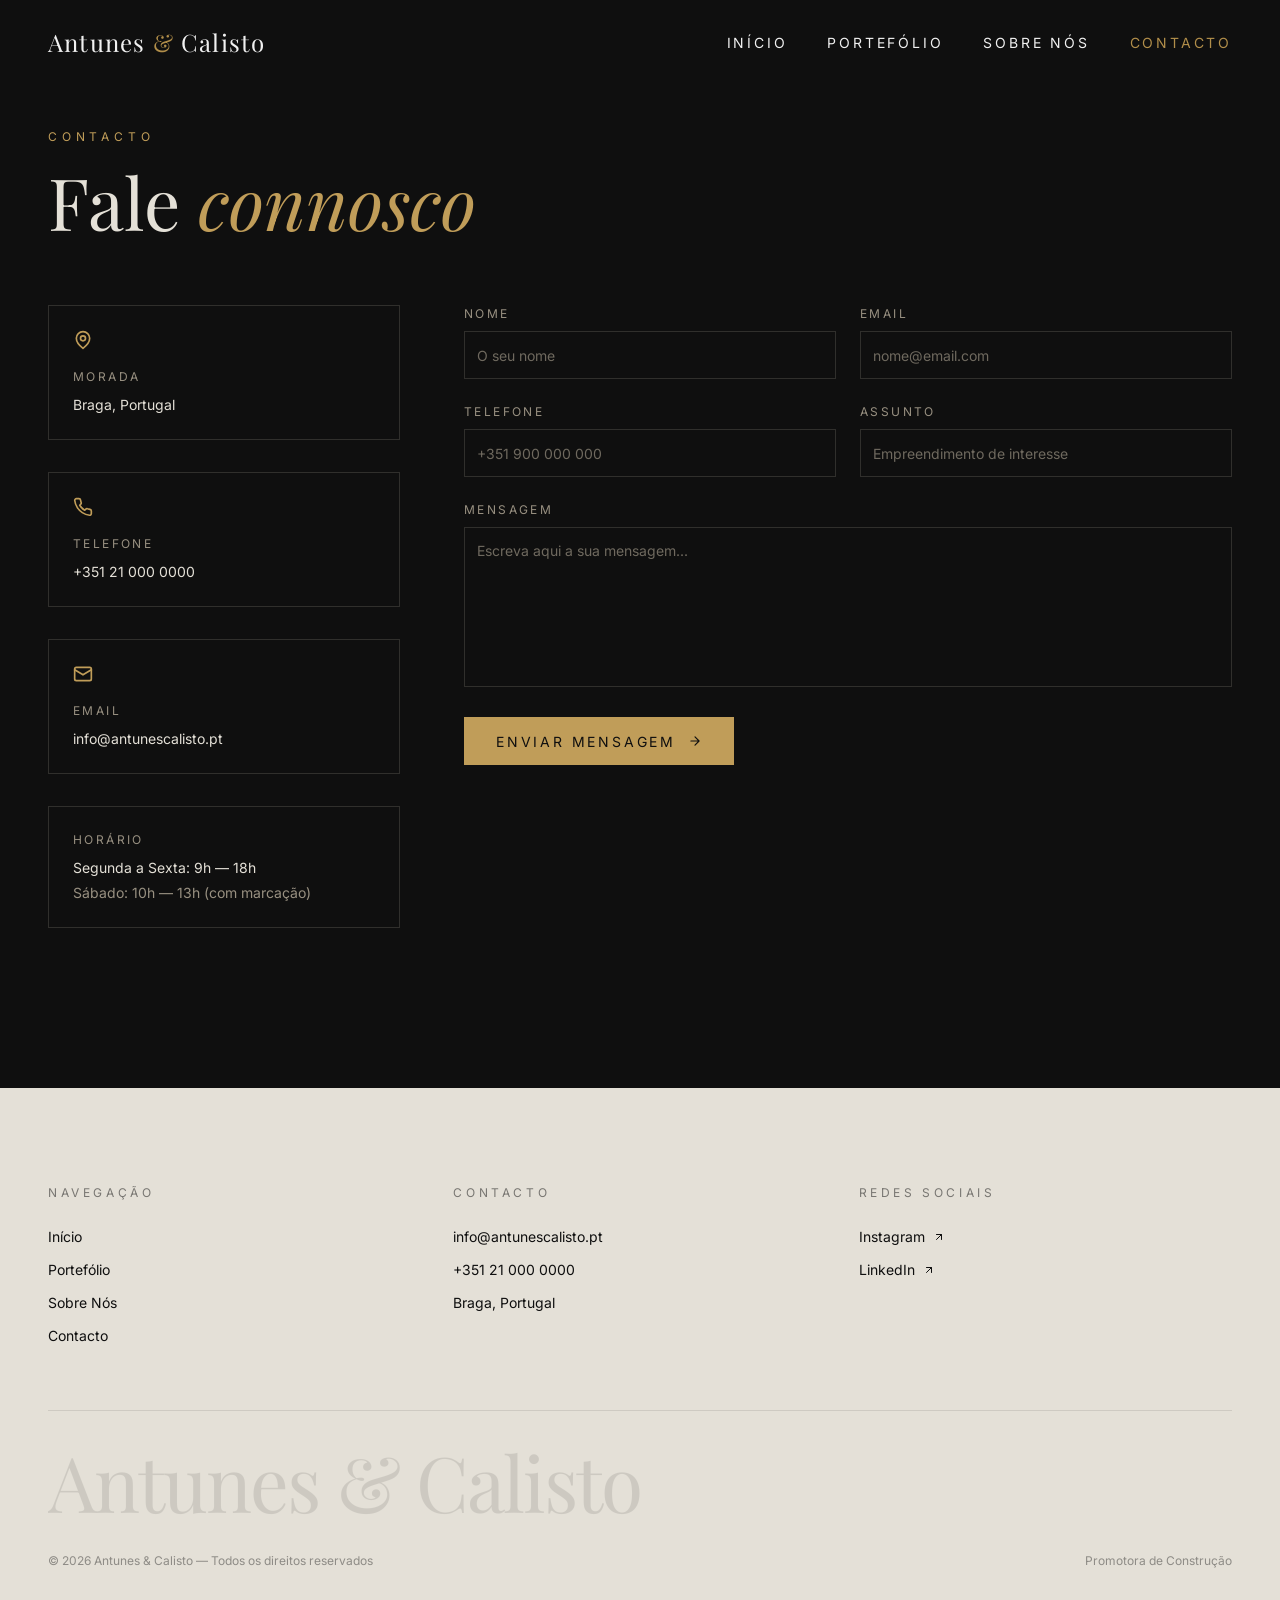
<file: contacto.html>
<!DOCTYPE html>
<html lang="pt-PT">
<head>
<meta charset="UTF-8">
<meta name="viewport" content="width=device-width, initial-scale=1">
<title>Contacto — Antunes & Calisto</title>
<meta name="description" content="Fale connosco e descubra o empreendimento ideal para si.">
<meta name="theme-color" content="#0f0f0f">
<link rel="icon" href="data:image/svg+xml,%3Csvg xmlns='http://www.w3.org/2000/svg' viewBox='0 0 100 100'%3E%3Crect width='100' height='100' fill='%230f0f0f'/%3E%3Ctext x='50' y='68' font-size='56' text-anchor='middle' fill='%23b8975a' font-family='Georgia,serif'%3EA%3C/text%3E%3C/svg%3E">
<link rel="preconnect" href="https://fonts.googleapis.com">
<link rel="preconnect" href="https://fonts.gstatic.com" crossorigin>
<link href="https://fonts.googleapis.com/css2?family=Inter:wght@300;400;500;600&family=Playfair+Display:ital,wght@0,400;0,500;0,600;0,700;1,400;1,500&display=swap" rel="stylesheet">
<link rel="stylesheet" href="style.css">
</head>
<body data-page="contacto">
<nav class="nav"><div class="container nav-inner">
<a class="brand" href="index.html">Antunes <span>&amp;</span> Calisto</a>
<div class="nav-links"><a href="index.html">Início</a><a href="portfolio.html">Portefólio</a><a href="sobre.html">Sobre Nós</a><a href="contacto.html" class="active">Contacto</a></div>
<button class="burger" aria-label="Menu"><span></span><span></span><span></span></button>
</div></nav>
<div class="menu"><a href="index.html">Início</a><a href="portfolio.html">Portefólio</a><a href="sobre.html">Sobre Nós</a><a href="contacto.html">Contacto</a></div>

<main class="page"><div class="container">
  <p class="eyebrow reveal">Contacto</p>
  <h1 class="h1 reveal d1" style="font-weight:400">Fale <span class="accent">connosco</span></h1>
  <div class="contact-grid">
    <div class="c-info">
      <div class="cbox"><svg class="icon" viewBox="0 0 24 24"><path d="M20 10c0 6-8 12-8 12S4 16 4 10a8 8 0 0 1 16 0Z"/><circle cx="12" cy="10" r="3"/></svg><p class="l">Morada</p><p>Braga, Portugal</p></div>
      <div class="cbox"><svg class="icon" viewBox="0 0 24 24"><path d="M22 16.9v3a2 2 0 0 1-2.2 2 19.8 19.8 0 0 1-8.6-3.1 19.5 19.5 0 0 1-6-6A19.8 19.8 0 0 1 2.1 4.2 2 2 0 0 1 4.1 2h3a2 2 0 0 1 2 1.7c.1 1 .4 1.9.7 2.8a2 2 0 0 1-.5 2.1L8.1 9.9a16 16 0 0 0 6 6l1.3-1.3a2 2 0 0 1 2.1-.4c.9.3 1.8.6 2.8.7a2 2 0 0 1 1.7 2Z"/></svg><p class="l">Telefone</p><p>+351 21 000 0000</p></div>
      <div class="cbox"><svg class="icon" viewBox="0 0 24 24"><rect x="2" y="4" width="20" height="16" rx="2"/><path d="m22 7-10 6L2 7"/></svg><p class="l">Email</p><p>info@antunescalisto.pt</p></div>
      <div class="cbox" style="margin-bottom:0"><p class="l">Horário</p><p>Segunda a Sexta: 9h — 18h</p><p class="muted" style="margin-top:.25rem">Sábado: 10h — 13h (com marcação)</p></div>
    </div>
    <div class="c-form">
      <form id="contact-form" class="form">
        <div class="row2">
          <div><label for="name">Nome</label><input id="name" name="name" placeholder="O seu nome" required></div>
          <div><label for="email">Email</label><input id="email" name="email" type="email" placeholder="nome@email.com" required></div>
        </div>
        <div class="row2">
          <div><label for="phone">Telefone</label><input id="phone" name="phone" placeholder="+351 900 000 000"></div>
          <div><label for="subject">Assunto</label><input id="subject" name="subject" placeholder="Empreendimento de interesse" required></div>
        </div>
        <div><label for="message">Mensagem</label><textarea id="message" name="message" placeholder="Escreva aqui a sua mensagem..." required></textarea></div>
        <button class="btn" type="submit">Enviar Mensagem <svg class="icon" viewBox="0 0 24 24"><path d="M5 12h14M12 5l7 7-7 7"/></svg></button>
      </form>
    </div>
  </div>
</div></main>
<div id="toast" class="toast">A abrir o seu cliente de email para enviar a mensagem…</div>
<footer class="footer"><div class="container footer-inner">
<div class="footer-cols">
<div><h4>Navegação</h4><div class="col"><a href="index.html">Início</a><a href="portfolio.html">Portefólio</a><a href="sobre.html">Sobre Nós</a><a href="contacto.html">Contacto</a></div></div>
<div><h4>Contacto</h4><div class="col"><p>info@antunescalisto.pt</p><p>+351 21 000 0000</p><p>Braga, Portugal</p></div></div>
<div><h4>Redes Sociais</h4><div class="col"><a href="#">Instagram <svg class="icon" viewBox="0 0 24 24" style="width:.75rem;height:.75rem"><path d="M7 7h10v10M7 17 17 7"/></svg></a><a href="#">LinkedIn <svg class="icon" viewBox="0 0 24 24" style="width:.75rem;height:.75rem"><path d="M7 7h10v10M7 17 17 7"/></svg></a></div></div>
</div>
<div class="footer-bottom"><p class="footer-big">Antunes &amp; Calisto</p>
<div class="footer-legal"><span class="c">© <span class="year">2026</span> Antunes &amp; Calisto — Todos os direitos reservados</span><span class="t">Promotora de Construção</span></div></div>
</div></footer>
<script src="data.js"></script>
<script src="script.js"></script>
</body>
</html>
</file>
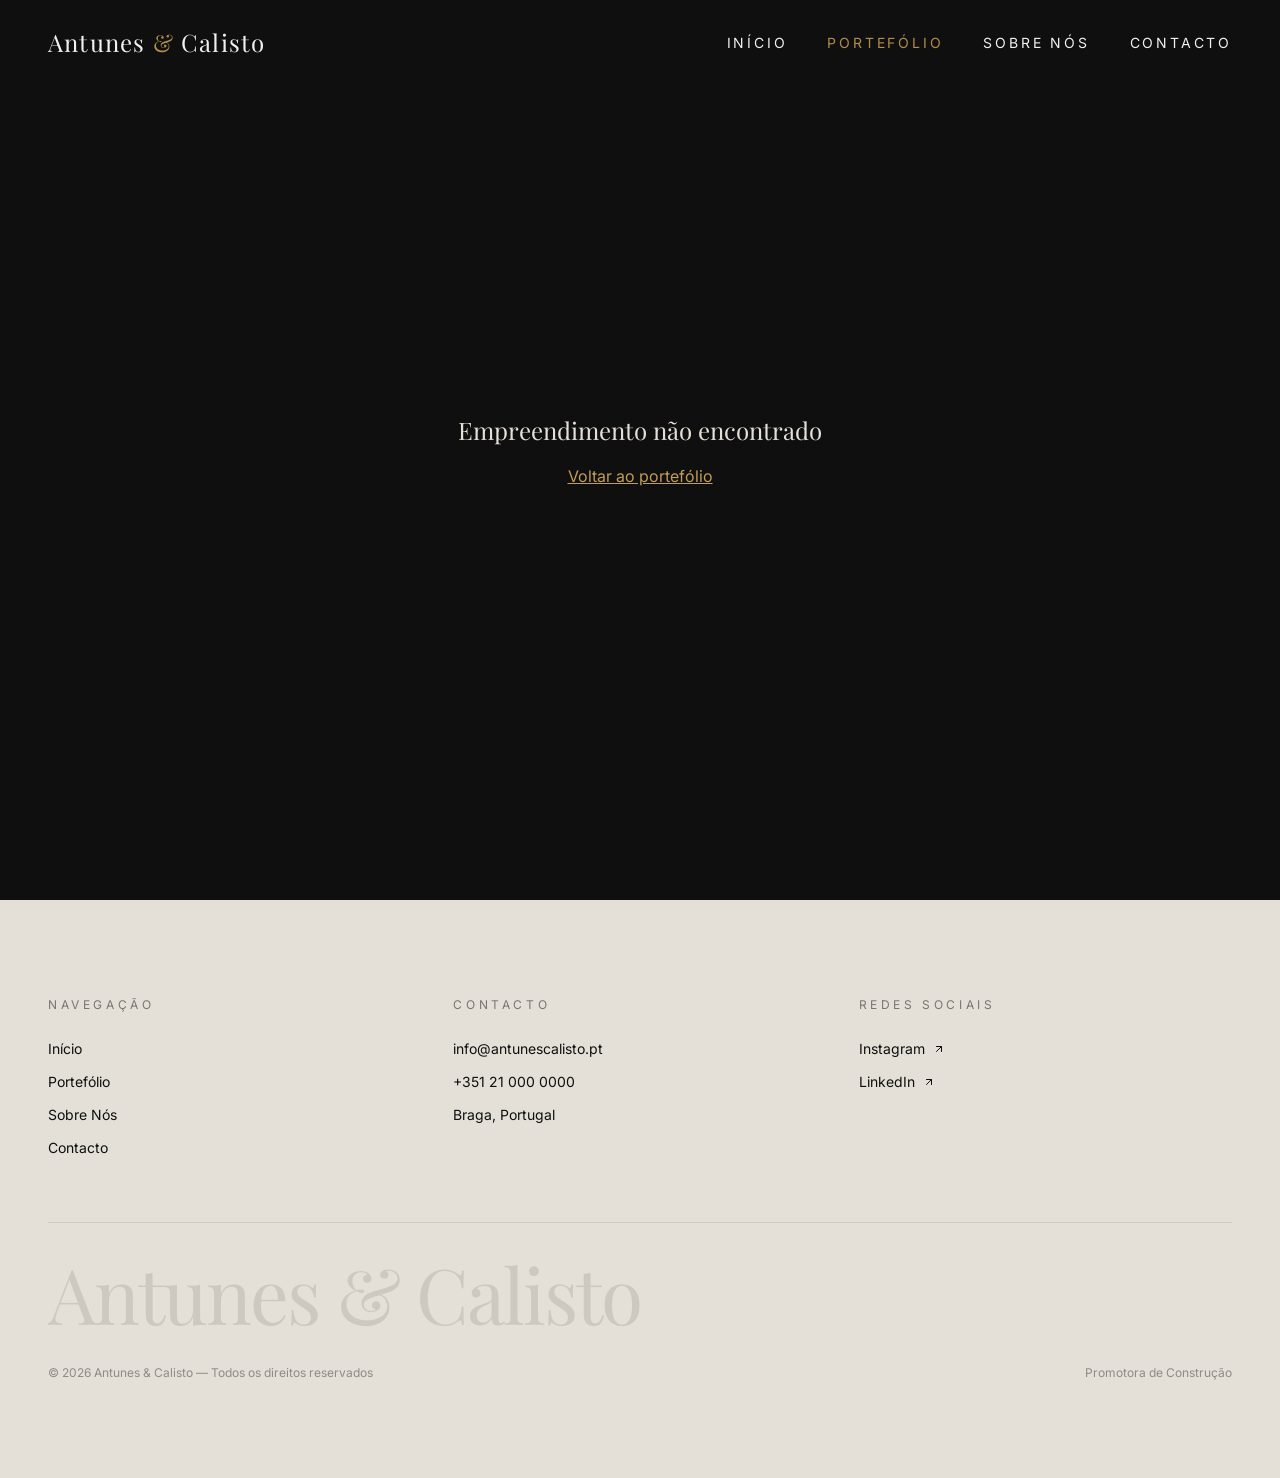
<file: projeto.html>
<!DOCTYPE html>
<html lang="pt-PT">
<head>
<meta charset="UTF-8">
<meta name="viewport" content="width=device-width, initial-scale=1">
<title>Empreendimento — Antunes & Calisto</title>
<meta name="description" content="Detalhes do empreendimento.">
<meta name="theme-color" content="#0f0f0f">
<link rel="icon" href="data:image/svg+xml,%3Csvg xmlns='http://www.w3.org/2000/svg' viewBox='0 0 100 100'%3E%3Crect width='100' height='100' fill='%230f0f0f'/%3E%3Ctext x='50' y='68' font-size='56' text-anchor='middle' fill='%23b8975a' font-family='Georgia,serif'%3EA%3C/text%3E%3C/svg%3E">
<link rel="preconnect" href="https://fonts.googleapis.com">
<link rel="preconnect" href="https://fonts.gstatic.com" crossorigin>
<link href="https://fonts.googleapis.com/css2?family=Inter:wght@300;400;500;600&family=Playfair+Display:ital,wght@0,400;0,500;0,600;0,700;1,400;1,500&display=swap" rel="stylesheet">
<link rel="stylesheet" href="style.css">
</head>
<body data-page="portfolio">
<nav class="nav"><div class="container nav-inner">
<a class="brand" href="index.html">Antunes <span>&amp;</span> Calisto</a>
<div class="nav-links"><a href="index.html">Início</a><a href="portfolio.html" class="active">Portefólio</a><a href="sobre.html">Sobre Nós</a><a href="contacto.html">Contacto</a></div>
<button class="burger" aria-label="Menu"><span></span><span></span><span></span></button>
</div></nav>
<div class="menu"><a href="index.html">Início</a><a href="portfolio.html">Portefólio</a><a href="sobre.html">Sobre Nós</a><a href="contacto.html">Contacto</a></div>

<main id="project" style="min-height:100vh"></main>
<footer class="footer"><div class="container footer-inner">
<div class="footer-cols">
<div><h4>Navegação</h4><div class="col"><a href="index.html">Início</a><a href="portfolio.html">Portefólio</a><a href="sobre.html">Sobre Nós</a><a href="contacto.html">Contacto</a></div></div>
<div><h4>Contacto</h4><div class="col"><p>info@antunescalisto.pt</p><p>+351 21 000 0000</p><p>Braga, Portugal</p></div></div>
<div><h4>Redes Sociais</h4><div class="col"><a href="#">Instagram <svg class="icon" viewBox="0 0 24 24" style="width:.75rem;height:.75rem"><path d="M7 7h10v10M7 17 17 7"/></svg></a><a href="#">LinkedIn <svg class="icon" viewBox="0 0 24 24" style="width:.75rem;height:.75rem"><path d="M7 7h10v10M7 17 17 7"/></svg></a></div></div>
</div>
<div class="footer-bottom"><p class="footer-big">Antunes &amp; Calisto</p>
<div class="footer-legal"><span class="c">© <span class="year">2026</span> Antunes &amp; Calisto — Todos os direitos reservados</span><span class="t">Promotora de Construção</span></div></div>
</div></footer>
<script src="data.js"></script>
<script src="script.js"></script>
</body>
</html>
</file>
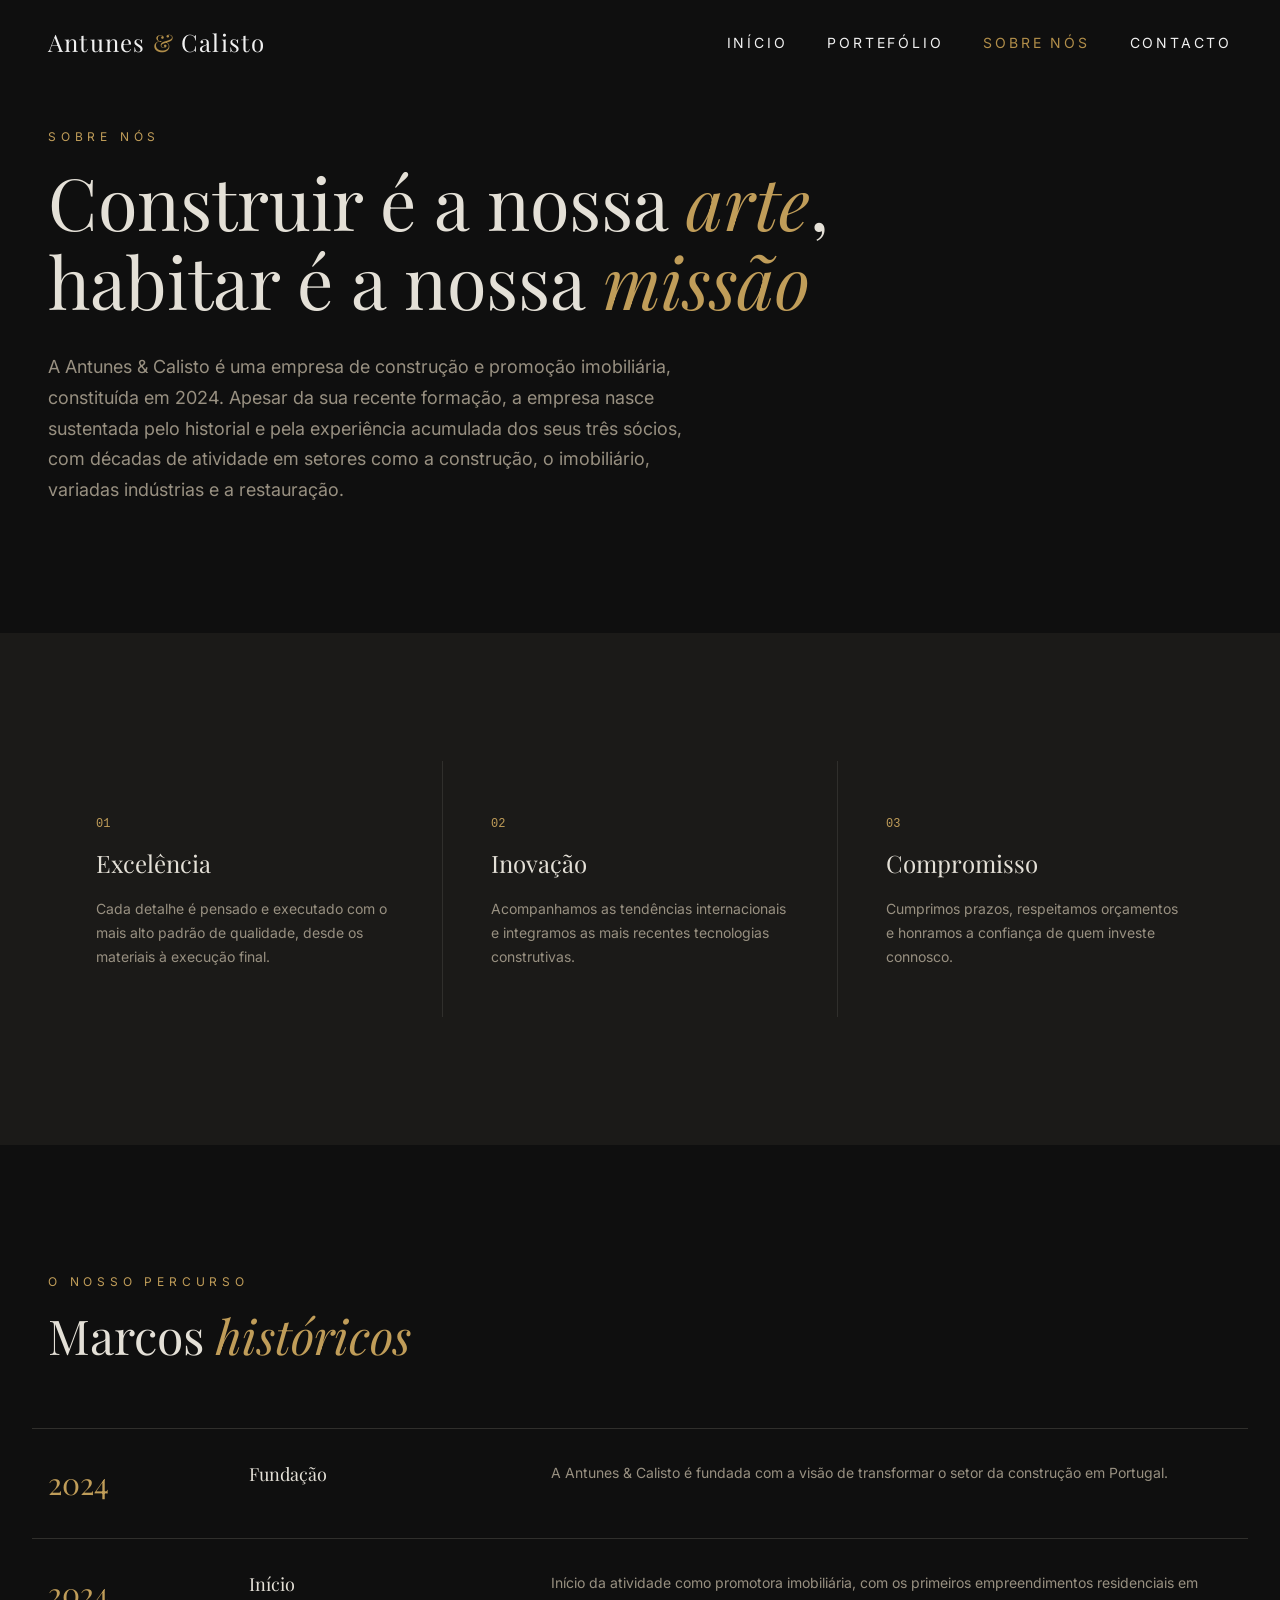
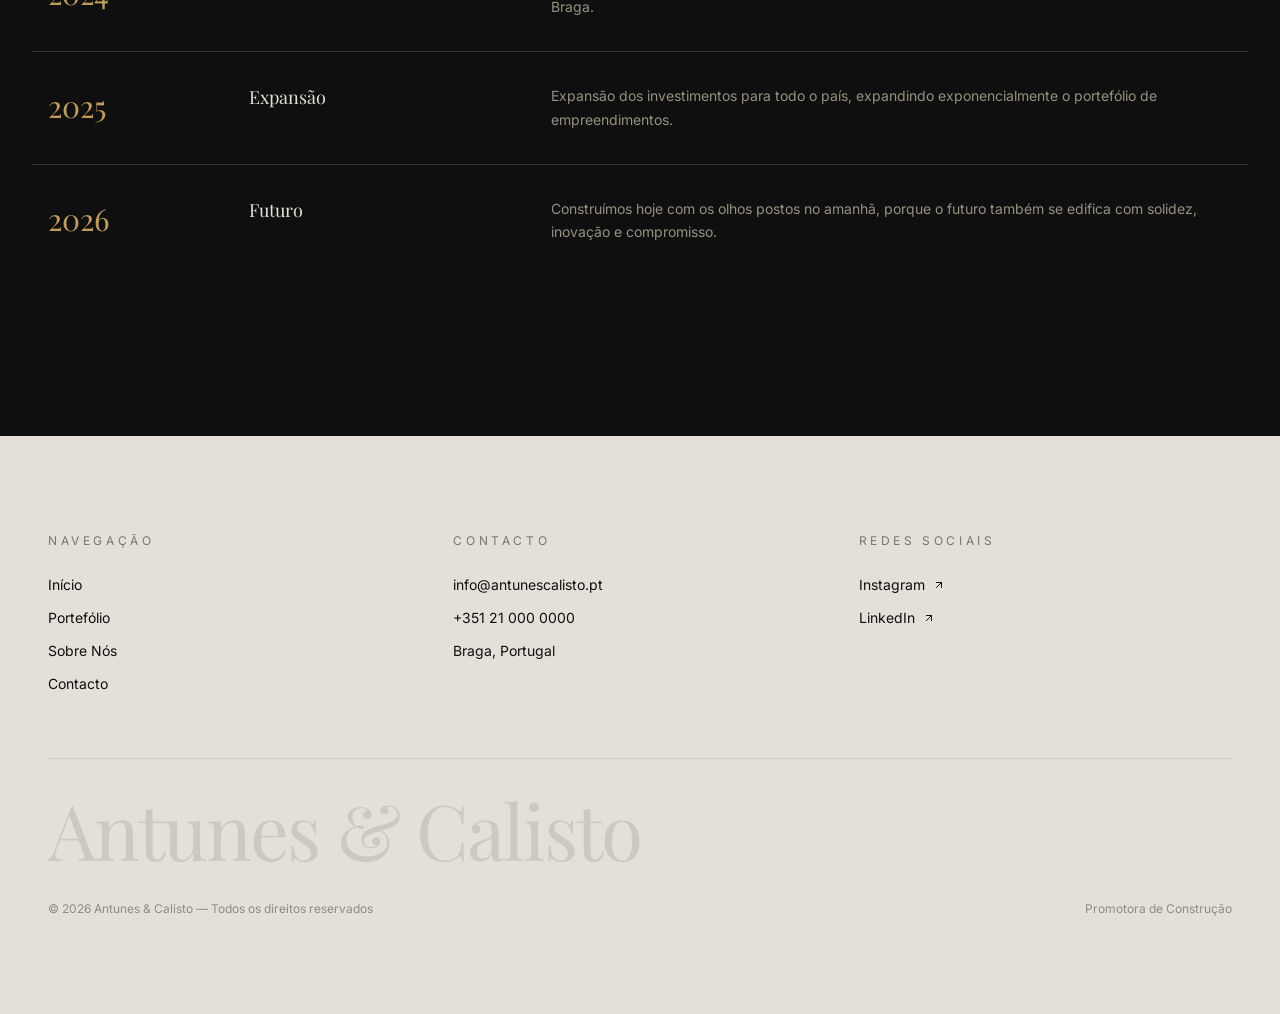
<file: sobre.html>
<!DOCTYPE html>
<html lang="pt-PT">
<head>
<meta charset="UTF-8">
<meta name="viewport" content="width=device-width, initial-scale=1">
<title>Sobre Nós — Antunes & Calisto</title>
<meta name="description" content="Empresa de construção e promoção imobiliária constituída em 2024, com a experiência acumulada dos seus três sócios.">
<meta name="theme-color" content="#0f0f0f">
<link rel="icon" href="data:image/svg+xml,%3Csvg xmlns='http://www.w3.org/2000/svg' viewBox='0 0 100 100'%3E%3Crect width='100' height='100' fill='%230f0f0f'/%3E%3Ctext x='50' y='68' font-size='56' text-anchor='middle' fill='%23b8975a' font-family='Georgia,serif'%3EA%3C/text%3E%3C/svg%3E">
<link rel="preconnect" href="https://fonts.googleapis.com">
<link rel="preconnect" href="https://fonts.gstatic.com" crossorigin>
<link href="https://fonts.googleapis.com/css2?family=Inter:wght@300;400;500;600&family=Playfair+Display:ital,wght@0,400;0,500;0,600;0,700;1,400;1,500&display=swap" rel="stylesheet">
<link rel="stylesheet" href="style.css">
</head>
<body data-page="sobre">
<nav class="nav"><div class="container nav-inner">
<a class="brand" href="index.html">Antunes <span>&amp;</span> Calisto</a>
<div class="nav-links"><a href="index.html">Início</a><a href="portfolio.html">Portefólio</a><a href="sobre.html" class="active">Sobre Nós</a><a href="contacto.html">Contacto</a></div>
<button class="burger" aria-label="Menu"><span></span><span></span><span></span></button>
</div></nav>
<div class="menu"><a href="index.html">Início</a><a href="portfolio.html">Portefólio</a><a href="sobre.html">Sobre Nós</a><a href="contacto.html">Contacto</a></div>

<main class="page">
  <div class="container about-head">
    <p class="eyebrow reveal">Sobre Nós</p>
    <h1 class="h1 reveal d1">Construir é a nossa <span class="accent">arte</span>, habitar é a nossa <span class="accent">missão</span></h1>
    <p class="lead reveal d2">A Antunes &amp; Calisto é uma empresa de construção e promoção imobiliária, constituída em 2024. Apesar da sua recente formação, a empresa nasce sustentada pelo historial e pela experiência acumulada dos seus três sócios, com décadas de atividade em setores como a construção, o imobiliário, variadas indústrias e a restauração.</p>
  </div>
  <div class="values-wrap"><div class="container"><div class="values"><div class="value reveal d0"><span class="n">01</span><h3>Excelência</h3><p>Cada detalhe é pensado e executado com o mais alto padrão de qualidade, desde os materiais à execução final.</p></div><div class="value reveal d1"><span class="n">02</span><h3>Inovação</h3><p>Acompanhamos as tendências internacionais e integramos as mais recentes tecnologias construtivas.</p></div><div class="value reveal d2"><span class="n">03</span><h3>Compromisso</h3><p>Cumprimos prazos, respeitamos orçamentos e honramos a confiança de quem investe connosco.</p></div></div></div></div>
  <div class="container">
    <p class="eyebrow reveal">O Nosso Percurso</p>
    <h2 class="h2 reveal d1" style="margin-bottom:4rem;font-weight:400">Marcos <span class="accent">históricos</span></h2>
    <div class="timeline"><div class="row reveal left d0"><div class="y">2024</div><div class="t">Fundação</div><div class="d">A Antunes &amp; Calisto é fundada com a visão de transformar o setor da construção em Portugal.</div></div><div class="row reveal left d1"><div class="y">2024</div><div class="t">Início</div><div class="d">Início da atividade como promotora imobiliária, com os primeiros empreendimentos residenciais em Braga.</div></div><div class="row reveal left d2"><div class="y">2025</div><div class="t">Expansão</div><div class="d">Expansão dos investimentos para todo o país, expandindo exponencialmente o portefólio de empreendimentos.</div></div><div class="row reveal left d3"><div class="y">2026</div><div class="t">Futuro</div><div class="d">Construímos hoje com os olhos postos no amanhã, porque o futuro também se edifica com solidez, inovação e compromisso.</div></div></div>
  </div>
</main>
<footer class="footer"><div class="container footer-inner">
<div class="footer-cols">
<div><h4>Navegação</h4><div class="col"><a href="index.html">Início</a><a href="portfolio.html">Portefólio</a><a href="sobre.html">Sobre Nós</a><a href="contacto.html">Contacto</a></div></div>
<div><h4>Contacto</h4><div class="col"><p>info@antunescalisto.pt</p><p>+351 21 000 0000</p><p>Braga, Portugal</p></div></div>
<div><h4>Redes Sociais</h4><div class="col"><a href="#">Instagram <svg class="icon" viewBox="0 0 24 24" style="width:.75rem;height:.75rem"><path d="M7 7h10v10M7 17 17 7"/></svg></a><a href="#">LinkedIn <svg class="icon" viewBox="0 0 24 24" style="width:.75rem;height:.75rem"><path d="M7 7h10v10M7 17 17 7"/></svg></a></div></div>
</div>
<div class="footer-bottom"><p class="footer-big">Antunes &amp; Calisto</p>
<div class="footer-legal"><span class="c">© <span class="year">2026</span> Antunes &amp; Calisto — Todos os direitos reservados</span><span class="t">Promotora de Construção</span></div></div>
</div></footer>
<script src="data.js"></script>
<script src="script.js"></script>
</body>
</html>
</file>
<file: style.css>
/* Antunes & Calisto — estilos (convertido de React/Tailwind para CSS puro) */
:root {
  --background: 0 0% 6%;
  --foreground: 40 20% 87%;
  --card: 45 5% 10%;
  --primary: 40 45% 55%;
  --primary-fg: 0 0% 6%;
  --muted: 40 3% 15%;
  --muted-fg: 40 10% 55%;
  --border: 40 5% 18%;
  --bg: hsl(var(--background));
  --fg: hsl(var(--foreground));
  --card-c: hsl(var(--card));
  --gold: hsl(var(--primary));
  --muted-c: hsl(var(--muted-fg));
  --line: hsl(var(--border));
  --font-display: 'Playfair Display', Georgia, serif;
  --font-body: 'Inter', ui-sans-serif, system-ui, sans-serif;
  --ease: cubic-bezier(.22, 1, .36, 1);
}

*, *::before, *::after { box-sizing: border-box; border-color: var(--line); }
html { scroll-behavior: smooth; }
body { margin: 0; background: var(--bg); color: var(--fg); font-family: var(--font-body); line-height: 1.5; -webkit-font-smoothing: antialiased; }
img { display: block; max-width: 100%; }
a { color: inherit; text-decoration: none; }
h1, h2, h3, h4, p { margin: 0; }
button { font: inherit; color: inherit; cursor: pointer; }
.icon { width: 1em; height: 1em; fill: none; stroke: currentColor; stroke-width: 2; stroke-linecap: round; stroke-linejoin: round; flex-shrink: 0; }

::-webkit-scrollbar { width: 6px; }
::-webkit-scrollbar-track { background: hsl(0 0% 6%); }
::-webkit-scrollbar-thumb { background: hsl(40 5% 25%); border-radius: 3px; }
::-webkit-scrollbar-thumb:hover { background: var(--gold); }

/* ---------- utilitários ---------- */
.container { max-width: 1600px; margin: 0 auto; padding: 0 1.5rem; }
.container-1400 { max-width: 1400px; margin: 0 auto; padding: 0 1.5rem; }
@media (min-width: 768px) { .container { padding: 0 3rem; } .container-1400 { padding: 0 3rem; } }
@media (min-width: 1024px) { .container-1400 { padding: 0 5rem; } }

.font-display { font-family: var(--font-display); }
.accent { font-style: italic; color: var(--gold); }
.eyebrow { font-size: .75rem; letter-spacing: .4em; text-transform: uppercase; color: var(--gold); margin-bottom: 1rem; }
.muted { color: var(--muted-c); }
.h1 { font-family: var(--font-display); font-size: 2.25rem; line-height: 1.1; }
.h2 { font-family: var(--font-display); font-size: 1.875rem; line-height: 1.2; }
@media (min-width: 768px) { .h1 { font-size: 3.75rem; } .h2 { font-size: 3rem; } }
@media (min-width: 1024px) { .h1 { font-size: 4.5rem; } }

.section { padding-top: 6rem; padding-bottom: 6rem; }
@media (min-width: 768px) { .section { padding-top: 10rem; padding-bottom: 10rem; } }
.page { min-height: 100vh; padding-top: 6rem; padding-bottom: 6rem; }
@media (min-width: 768px) { .page { padding-top: 8rem; padding-bottom: 10rem; } }

.link-arrow { display: inline-flex; align-items: center; gap: .5rem; font-size: .875rem; letter-spacing: .2em; text-transform: uppercase; color: var(--gold); transition: gap .3s; }
.link-arrow:hover { gap: 1rem; }
.btn { display: inline-flex; align-items: center; gap: .75rem; background: var(--gold); color: hsl(var(--primary-fg)); padding: 1rem 2rem; font-size: .875rem; letter-spacing: .2em; text-transform: uppercase; border: 0; transition: gap .3s, background .3s; }
.btn:hover { gap: 1.25rem; }

/* animações de entrada */
.reveal { opacity: 0; transform: translateY(30px); transition: opacity .8s var(--ease), transform .8s var(--ease); }
.reveal.in { opacity: 1; transform: none; }
.reveal.left { transform: translateX(-40px); }
.reveal.right { transform: translateX(40px); }
.reveal.left.in, .reveal.right.in { transform: none; }
.d1 { transition-delay: .1s; } .d2 { transition-delay: .2s; } .d3 { transition-delay: .3s; } .d4 { transition-delay: .4s; }
@media (prefers-reduced-motion: reduce) { .reveal { opacity: 1; transform: none; transition: none; } }

/* ---------- navbar ---------- */
.nav { position: fixed; inset: 0 0 auto 0; z-index: 50; mix-blend-mode: difference; }
.nav-inner { display: flex; align-items: center; justify-content: space-between; padding-top: 1.5rem; padding-bottom: 1.5rem; }
.brand { position: relative; z-index: 60; font-family: var(--font-display); font-size: 1.25rem; letter-spacing: .05em; color: #fff; }
.brand span { color: var(--gold); }
.brand img { height: 48px; width: auto; object-fit: contain; mix-blend-mode: normal; }
@media (min-width: 768px) { .brand { font-size: 1.5rem; } }
.nav-links { display: none; align-items: center; gap: 2.5rem; }
.nav-links a { font-size: .875rem; letter-spacing: .2em; text-transform: uppercase; color: #fff; transition: color .3s; }
.nav-links a:hover, .nav-links a.active { color: var(--gold); }
@media (min-width: 1024px) { .nav-links { display: flex; } }
.burger { position: relative; z-index: 60; width: 2rem; height: 2rem; display: flex; flex-direction: column; align-items: center; justify-content: center; gap: 6px; background: none; border: 0; padding: 0; }
.burger span { display: block; width: 24px; height: 1.5px; background: #fff; transition: transform .3s, opacity .3s; }
.burger.open span:nth-child(1) { transform: translateY(7.5px) rotate(45deg); }
.burger.open span:nth-child(2) { opacity: 0; }
.burger.open span:nth-child(3) { transform: translateY(-7.5px) rotate(-45deg); }
@media (min-width: 1024px) { .burger { display: none; } }
.menu { position: fixed; inset: 0; z-index: 49; background: var(--bg); display: flex; flex-direction: column; align-items: center; justify-content: center; gap: 2rem; opacity: 0; pointer-events: none; transition: opacity .4s; }
.menu.open { opacity: 1; pointer-events: auto; }
.menu a { font-family: var(--font-display); font-size: 1.875rem; letter-spacing: .05em; transition: color .3s; }
.menu a:hover { color: var(--gold); }
@media (min-width: 768px) { .menu a { font-size: 3rem; } }

/* ---------- hero ---------- */
.hero { position: relative; height: 100vh; overflow: hidden; }
.hero-bg { position: absolute; inset: -40px; will-change: transform; }
.hero-bg img { width: 100%; height: 100%; object-fit: cover; }
.hero-shade { position: absolute; inset: 0; background: linear-gradient(to bottom, hsl(0 0% 6% / .6), hsl(0 0% 6% / .3), var(--bg)); }
.hero-content { position: relative; height: 100%; display: flex; align-items: center; justify-content: center; text-align: center; padding: 0 1.5rem; will-change: transform, opacity; }
.hero-content .eyebrow { font-size: .75rem; letter-spacing: .5em; margin-bottom: 1.5rem; }
.hero h1 { font-family: var(--font-display); font-size: 2.25rem; line-height: .9; letter-spacing: -.025em; font-weight: 400; }
.hero h1 .accent { color: var(--gold); }
.hero p.lead { margin: 2rem auto 0; max-width: 28rem; font-size: .875rem; color: hsl(var(--foreground) / .6); line-height: 1.7; }
@media (min-width: 768px) { .hero h1 { font-size: 3.75rem; } .hero p.lead { font-size: 1rem; } .hero-content .eyebrow { font-size: .875rem; } }
@media (min-width: 1024px) { .hero h1 { font-size: 6rem; } }
.scroll-ind { position: absolute; bottom: 2rem; left: 50%; transform: translateX(-50%); color: var(--gold); animation: bob 2s ease-in-out infinite; }
.scroll-ind .icon { width: 1.25rem; height: 1.25rem; }
@keyframes bob { 0%, 100% { transform: translate(-50%, 0); } 50% { transform: translate(-50%, 8px); } }
.hero-intro > * { opacity: 0; animation: fadeUp 1.1s var(--ease) forwards; }
.hero-intro > *:nth-child(1) { animation-delay: .5s; } .hero-intro > *:nth-child(2) { animation-delay: .7s; } .hero-intro > *:nth-child(3) { animation-delay: .9s; }
@keyframes fadeUp { from { opacity: 0; transform: translateY(24px); } to { opacity: 1; transform: none; } }

/* ---------- identidade ---------- */
.identity-head { display: grid; gap: 4rem; margin-bottom: 6rem; align-items: end; }
@media (min-width: 1024px) { .identity-head { grid-template-columns: 1fr 1fr; } }
.identity-head p.body { color: var(--muted-c); line-height: 1.7; margin-bottom: 1.5rem; }
.stats { display: grid; grid-template-columns: repeat(2, 1fr); gap: 1px; background: var(--line); }
@media (min-width: 768px) { .stats { grid-template-columns: repeat(4, 1fr); } }
.stat { display: block; background: var(--bg); padding: 2rem; transition: background .5s; }
.stat:hover { background: var(--card-c); }
@media (min-width: 768px) { .stat { padding: 2.5rem; } }
.stat .num { font-family: var(--font-display); font-size: 2.25rem; color: var(--gold); margin-bottom: .75rem; transition: color .5s; }
.stat:hover .num { color: var(--fg); }
@media (min-width: 768px) { .stat .num { font-size: 3rem; } }
.stat .lbl { font-size: .75rem; letter-spacing: .2em; text-transform: uppercase; color: var(--muted-c); }

/* ---------- cartões de projeto ---------- */
.section-head { display: flex; flex-direction: column; gap: 1.5rem; margin-bottom: 3.5rem; }
@media (min-width: 768px) { .section-head { flex-direction: row; align-items: flex-end; justify-content: space-between; } }
.feat-grid { display: grid; gap: 1rem; grid-template-columns: 1fr; }
@media (min-width: 768px) { .feat-grid.multi { grid-template-columns: repeat(12, 1fr); } .feat-grid.multi > .big { grid-column: span 7; } .feat-grid.multi > .side { grid-column: span 5; display: flex; flex-direction: column; gap: 1rem; } }
.feat-grid > .only { max-width: 48rem; }
.pcard { position: relative; display: block; overflow: hidden; }
.pimg { position: relative; overflow: hidden; background: var(--card-c); }
.pimg img { width: 100%; height: 100%; object-fit: cover; transition: transform .7s ease-out; }
.pcard:hover .pimg img { transform: scale(1.05); }
.ar-16-9 { aspect-ratio: 16 / 9; } .ar-4-3 { aspect-ratio: 4 / 3; } .ar-3-4 { aspect-ratio: 3 / 4; } .ar-16-7 { aspect-ratio: 16 / 7; }
@media (min-width: 768px) { .ar-md-16-10 { aspect-ratio: 16 / 10; } }
.shade { position: absolute; inset: 0; background: linear-gradient(to top, hsl(0 0% 6% / .9), hsl(0 0% 6% / .2), transparent); }
.corner { position: absolute; width: 1.75rem; height: 1.75rem; border: 0 solid transparent; transition: border-color .5s; }
.pcard:hover .corner { border-color: var(--gold); }
.corner.tl { top: 1rem; left: 1rem; border-top-width: 2px; border-left-width: 2px; }
.corner.tr { top: 1rem; right: 1rem; border-top-width: 2px; border-right-width: 2px; }
.corner.bl { bottom: 1rem; left: 1rem; border-bottom-width: 2px; border-left-width: 2px; }
.corner.br { bottom: 1rem; right: 1rem; border-bottom-width: 2px; border-right-width: 2px; }
.pinfo { position: absolute; left: 0; right: 0; bottom: 0; padding: 1.5rem; }
.pinfo h3 { font-family: var(--font-display); color: #fff; font-size: 1.25rem; line-height: 1.2; margin-bottom: .5rem; font-weight: 400; transition: color .3s; }
.pinfo.large h3 { font-size: 1.5rem; }
@media (min-width: 768px) { .pinfo.large h3 { font-size: 1.875rem; } }
.pcard:hover .pinfo h3 { color: var(--gold); }
.ploc { display: flex; align-items: center; gap: .375rem; color: rgb(255 255 255 / .7); font-size: .75rem; }
.parrow { position: absolute; top: 1rem; right: 1rem; background: var(--gold); color: hsl(var(--primary-fg)); padding: .5rem; opacity: 0; transform: translateX(-8px); transition: opacity .25s, transform .25s; display: flex; }
.pcard:hover .parrow { opacity: 1; transform: none; }
.badge { display: inline-block; font-size: 10px; letter-spacing: .2em; text-transform: uppercase; padding: .25rem .625rem; margin-bottom: .75rem; }
.st-em_construcao { background: rgb(245 158 11 / .2); color: #fbbf24; }
.st-concluido { background: rgb(34 197 94 / .2); color: #4ade80; }
.st-em_projeto { background: rgb(59 130 246 / .2); color: #60a5fa; }
.st-em_comercializacao { background: hsl(var(--primary) / .2); color: var(--gold); }
.badge.bordered { border: 1px solid; backdrop-filter: blur(4px); margin: 0; }
.badge.bordered.st-em_construcao { border-color: rgb(234 179 8 / .3); color: #fde047; }
.badge.bordered.st-concluido { border-color: rgb(34 197 94 / .3); color: #86efac; }
.badge.bordered.st-em_projeto { border-color: rgb(59 130 246 / .3); color: #93c5fd; }
.badge.bordered.st-em_comercializacao { border-color: hsl(var(--primary) / .3); }

/* ---------- notícias ---------- */
.news { border-top: 1px solid var(--line); padding: 6rem 0; overflow: hidden; }
.news-line { height: 1px; background: var(--gold); transform: scaleX(0); transform-origin: left; transition: transform 1.2s var(--ease); max-width: 1400px; margin: 0 auto; }
.news-line.in { transform: scaleX(1); }
.news-head { display: flex; flex-direction: column; gap: 1.5rem; margin-bottom: 3.5rem; padding-top: 3rem; }
.news-head p.sub { font-size: .875rem; color: var(--muted-c); max-width: 20rem; line-height: 1.7; }
@media (min-width: 768px) { .news-head { flex-direction: row; align-items: flex-end; justify-content: space-between; } }
.news-grid { display: grid; grid-template-columns: 1fr; gap: 1px; background: var(--line); }
@media (min-width: 768px) { .news-grid { grid-template-columns: 1fr 1fr; } }
.ncard { display: flex; flex-direction: column; gap: 1rem; background: var(--bg); padding: 2rem; transition: background .3s; }
.ncard:hover { background: var(--card-c); }
.ncard .top { display: flex; align-items: center; justify-content: space-between; }
.ncard .tags { display: flex; align-items: center; gap: .75rem; }
.tag { font-size: .75rem; letter-spacing: .2em; text-transform: uppercase; color: var(--gold); border: 1px solid hsl(var(--primary) / .3); padding: .25rem .5rem; }
.ncard .date { font-size: .75rem; color: var(--muted-c); }
.ncard .ext { color: var(--muted-c); transition: color .3s; }
.ncard:hover .ext { color: var(--gold); }
.ncard h3 { font-family: var(--font-display); font-size: 1.125rem; line-height: 1.375; font-weight: 400; transition: color .3s; }
.ncard:hover h3 { color: var(--gold); }
.ncard p.sum { font-size: .875rem; color: var(--muted-c); line-height: 1.7; flex: 1; }
.ncard .src { margin-top: auto; padding-top: .5rem; border-top: 1px solid var(--line); font-size: .75rem; letter-spacing: .15em; text-transform: uppercase; color: hsl(var(--muted-fg) / .6); }

/* ---------- CTA ---------- */
.cta { text-align: center; }
.cta h2 { font-family: var(--font-display); font-size: 1.875rem; line-height: 1.2; margin-bottom: 2rem; font-weight: 400; }
@media (min-width: 768px) { .cta h2 { font-size: 3.75rem; } }
@media (min-width: 1024px) { .cta h2 { font-size: 4.5rem; } }
.cta p.sub { color: var(--muted-c); margin: 0 auto 3rem; max-width: 32rem; }

/* ---------- portefólio ---------- */
.filters { display: flex; flex-wrap: wrap; gap: .75rem; margin-top: 3rem; }
.filter { font-size: .75rem; letter-spacing: .15em; text-transform: uppercase; padding: .5rem 1rem; border: 1px solid var(--line); background: transparent; color: var(--muted-c); transition: all .3s; }
.filter:hover { border-color: var(--gold); color: var(--gold); }
.filter.active { border-color: var(--gold); background: var(--gold); color: hsl(var(--primary-fg)); }
.pf-feature { margin-bottom: 1.5rem; display: block; }
.pf-feature .pinfo { padding: 2rem; display: flex; align-items: flex-end; justify-content: space-between; }
@media (min-width: 768px) { .pf-feature .pinfo { padding: 3rem; } }
.pf-feature .kicker { font-size: .75rem; letter-spacing: .3em; text-transform: uppercase; color: hsl(var(--primary) / .8); margin-bottom: .5rem; }
.pf-feature h2 { font-family: var(--font-display); font-size: 1.875rem; font-weight: 400; margin-bottom: .75rem; transition: color .3s; }
@media (min-width: 768px) { .pf-feature h2 { font-size: 3rem; } }
.pf-feature:hover h2 { color: var(--gold); }
.pf-feature .meta { display: flex; align-items: center; gap: .5rem; color: hsl(var(--foreground) / .6); font-size: .875rem; flex-wrap: wrap; }
.pf-feature .cta-pill { display: none; align-items: center; gap: .75rem; font-size: .75rem; letter-spacing: .2em; text-transform: uppercase; color: var(--gold); border: 1px solid hsl(var(--primary) / .3); padding: .75rem 1.25rem; transition: all .3s; }
.pf-feature:hover .cta-pill { background: var(--gold); color: hsl(var(--primary-fg)); }
@media (min-width: 768px) { .pf-feature .cta-pill { display: flex; } }
.pf-feature .stbadge { position: absolute; top: 1.5rem; left: 1.5rem; }
.pf-grid { display: grid; grid-template-columns: 1fr; gap: 1rem; }
@media (min-width: 768px) { .pf-grid { grid-template-columns: repeat(2, 1fr); gap: 1.25rem; } }
@media (min-width: 1024px) { .pf-grid { grid-template-columns: repeat(3, 1fr); } }
.pf-grid .pinfo { padding: 1.25rem; }
.pf-grid .stbadge { position: absolute; top: 1.25rem; right: 1.25rem; }
.pf-grid .badge.bordered { font-size: 9px; padding: .25rem .625rem; }
.pf-grid .ploc { color: hsl(var(--foreground) / .5); margin-top: .375rem; }
.pf-grid .sub { display: flex; gap: .75rem; margin-top: .5rem; font-size: .75rem; color: hsl(var(--muted-fg) / .7); }
.empty { text-align: center; color: var(--muted-c); padding: 6rem 0; }

/* ---------- detalhe do projeto ---------- */
.pd-hero { position: relative; height: 60vh; overflow: hidden; background: var(--card-c); }
@media (min-width: 768px) { .pd-hero { height: 70vh; } }
.pd-hero > img { width: 100%; height: 100%; object-fit: cover; animation: zoomOut 1.5s ease-out; }
@keyframes zoomOut { from { transform: scale(1.1); } to { transform: scale(1); } }
.pd-hero .shade { background: linear-gradient(to top, var(--bg), hsl(0 0% 6% / .3), transparent); }
.pd-hero .inner { position: absolute; left: 0; right: 0; bottom: 0; padding-bottom: 3rem; }
.pd-back { display: inline-flex; align-items: center; gap: .5rem; font-size: .75rem; letter-spacing: .2em; text-transform: uppercase; color: var(--gold); margin-bottom: 1.5rem; transition: gap .3s; }
.pd-back:hover { gap: .75rem; }
.pd-hero h1 { font-family: var(--font-display); font-size: 2.25rem; font-weight: 400; margin-bottom: .75rem; }
@media (min-width: 768px) { .pd-hero h1 { font-size: 3.75rem; } }
@media (min-width: 1024px) { .pd-hero h1 { font-size: 4.5rem; } }
.pd-meta { display: flex; align-items: center; gap: 1rem; flex-wrap: wrap; }
.pd-meta .loc { display: flex; align-items: center; gap: .375rem; font-size: .875rem; color: var(--muted-c); }
.pd-meta .loc .icon { color: var(--gold); }
.pd-meta .st { font-size: 10px; letter-spacing: .2em; text-transform: uppercase; background: var(--gold); color: hsl(var(--primary-fg)); padding: .25rem .75rem; }
.pd-body { display: grid; gap: 3rem; padding-top: 4rem; padding-bottom: 4rem; }
@media (min-width: 768px) { .pd-body { padding-top: 6rem; padding-bottom: 6rem; } }
@media (min-width: 1024px) { .pd-body { grid-template-columns: repeat(12, 1fr); gap: 4rem; } .pd-side { grid-column: span 4; } .pd-main { grid-column: span 8; } .pd-sticky { position: sticky; top: 7rem; } }
.specs { display: grid; grid-template-columns: 1fr 1fr; gap: 1rem; margin-bottom: 2rem; }
.spec { border: 1px solid var(--line); padding: 1rem; }
.spec .icon { color: var(--gold); margin-bottom: .5rem; }
.spec .l { font-size: .75rem; color: var(--muted-c); margin-bottom: .25rem; }
.spec .v { font-family: var(--font-display); font-size: 1.125rem; }
.box { border: 1px solid var(--line); padding: 1.5rem; margin-bottom: 1rem; }
.box .l { font-size: .75rem; letter-spacing: .2em; text-transform: uppercase; color: var(--muted-c); margin-bottom: .75rem; }
.box p { font-size: .875rem; line-height: 1.7; }
.btn-block { display: block; text-align: center; background: var(--gold); color: hsl(var(--primary-fg)); padding: 1rem 1.5rem; font-size: .875rem; letter-spacing: .2em; text-transform: uppercase; margin-top: 1rem; transition: opacity .3s; }
.btn-block:hover { opacity: .9; }
.pd-desc { font-size: 1.125rem; line-height: 1.7; color: var(--muted-c); }
.pd-block { margin-bottom: 3rem; }
.features { display: grid; gap: .75rem; }
@media (min-width: 768px) { .features { grid-template-columns: 1fr 1fr; } }
.features div { display: flex; align-items: center; gap: .75rem; font-size: .875rem; }
.features i { width: 6px; height: 6px; background: var(--gold); flex-shrink: 0; }
.gallery { columns: 1; column-gap: 1rem; }
@media (min-width: 640px) { .gallery { columns: 2; } }
@media (min-width: 1024px) { .gallery { columns: 3; } }
.gitem { position: relative; break-inside: avoid; margin-bottom: 1rem; overflow: hidden; background: var(--card-c); cursor: pointer; }
.gitem img { width: 100%; height: auto; transition: opacity .5s; }
.gitem:hover img { opacity: .9; }
.gitem.video { aspect-ratio: 16 / 9; }
.gitem.video img { height: 100%; object-fit: cover; }
.play { position: absolute; inset: 0; display: flex; align-items: center; justify-content: center; background: hsl(0 0% 6% / .3); }
.play span { width: 3.5rem; height: 3.5rem; border-radius: 50%; background: hsl(var(--primary) / .9); color: hsl(var(--primary-fg)); display: flex; align-items: center; justify-content: center; font-size: 1.5rem; padding-left: 3px; }
.notfound { min-height: 100vh; display: flex; align-items: center; justify-content: center; text-align: center; }
.notfound a { color: var(--gold); text-decoration: underline; }

/* lightbox */
.lb { position: fixed; inset: 0; z-index: 100; background: hsl(0 0% 6% / .95); backdrop-filter: blur(4px); display: none; align-items: center; justify-content: center; }
.lb.open { display: flex; }
.lb-btn { position: absolute; z-index: 2; width: 2.75rem; height: 2.75rem; display: flex; align-items: center; justify-content: center; background: hsl(var(--card) / .8); border: 0; transition: background .3s, color .3s; }
.lb-btn:hover { background: var(--gold); color: hsl(var(--primary-fg)); }
.lb-btn .icon { width: 1.5rem; height: 1.5rem; }
.lb-close { top: 1.25rem; right: 1.25rem; } .lb-prev { left: .75rem; } .lb-next { right: .75rem; }
.lb-count { position: absolute; top: 1.5rem; left: 1.5rem; font-size: .75rem; letter-spacing: .25em; text-transform: uppercase; color: var(--muted-c); }
.lb-media img { max-width: 92vw; max-height: 85vh; object-fit: contain; }
.lb-media iframe { width: 88vw; height: 78vh; border: 0; }
.lb-media video { max-width: 92vw; max-height: 85vh; }

/* ---------- sobre ---------- */
.about-head { margin-bottom: 6rem; }
@media (min-width: 768px) { .about-head { margin-bottom: 8rem; } }
.about-head h1 { max-width: 56rem; margin-bottom: 2rem; font-weight: 400; }
.about-head p.lead { color: var(--muted-c); max-width: 42rem; font-size: 1.125rem; line-height: 1.7; }
.values-wrap { background: var(--card-c); padding: 6rem 0; margin-bottom: 6rem; }
@media (min-width: 768px) { .values-wrap { padding: 8rem 0; margin-bottom: 8rem; } }
.values { display: grid; grid-template-columns: 1fr; gap: 1px; background: var(--line); }
@media (min-width: 768px) { .values { grid-template-columns: repeat(3, 1fr); } }
.value { background: var(--card-c); padding: 2.5rem; }
@media (min-width: 768px) { .value { padding: 3rem; } }
.value .n { font-family: ui-monospace, Menlo, Consolas, monospace; font-size: .75rem; color: var(--gold); }
.value h3 { font-family: var(--font-display); font-size: 1.5rem; font-weight: 400; margin: .75rem 0 1rem; }
.value p { font-size: .875rem; color: var(--muted-c); line-height: 1.7; }
.timeline .row { display: grid; grid-template-columns: repeat(12, 1fr); gap: 1.5rem; border-top: 1px solid var(--line); padding: 2rem 1rem; margin: 0 -1rem; transition: background .3s; }
.timeline .row:hover { background: hsl(var(--card) / .5); }
.timeline .y { grid-column: span 3; font-family: var(--font-display); font-size: 1.5rem; color: var(--gold); }
.timeline .t { grid-column: span 9; font-family: var(--font-display); font-size: 1.125rem; }
.timeline .d { grid-column: span 12; font-size: .875rem; color: var(--muted-c); line-height: 1.7; }
@media (min-width: 768px) { .timeline .y { grid-column: span 2; font-size: 1.875rem; } .timeline .t { grid-column: span 3; } .timeline .d { grid-column: span 7; } }

/* ---------- contacto ---------- */
.contact-grid { display: grid; gap: 4rem; margin-top: 4rem; }
@media (min-width: 1024px) { .contact-grid { grid-template-columns: repeat(12, 1fr); } .c-info { grid-column: span 4; } .c-form { grid-column: span 8; } }
.cbox { border: 1px solid var(--line); padding: 1.5rem; margin-bottom: 2rem; }
.cbox .icon { width: 1.25rem; height: 1.25rem; color: var(--gold); margin-bottom: .75rem; }
.cbox .l { font-size: .75rem; letter-spacing: .2em; text-transform: uppercase; color: var(--muted-c); margin-bottom: .5rem; }
.cbox p { font-size: .875rem; }
.form { display: grid; gap: 1.5rem; }
.row2 { display: grid; gap: 1.5rem; }
@media (min-width: 768px) { .row2 { grid-template-columns: 1fr 1fr; } }
.form label { display: block; font-size: .75rem; letter-spacing: .2em; text-transform: uppercase; color: var(--muted-c); margin-bottom: .5rem; }
.form input, .form textarea { width: 100%; background: transparent; border: 1px solid var(--line); color: var(--fg); font: inherit; font-size: .875rem; padding: 0 .75rem; height: 3rem; border-radius: 0; outline: none; transition: border-color .3s, box-shadow .3s; }
.form textarea { height: auto; min-height: 160px; padding: .75rem; resize: none; }
.form input:focus, .form textarea:focus { border-color: var(--gold); box-shadow: 0 0 0 1px var(--gold); }
.form input::placeholder, .form textarea::placeholder { color: var(--muted-c); opacity: .7; }
.form .btn { justify-self: start; height: 3rem; padding: 0 2rem; }
.toast { position: fixed; left: 50%; bottom: 2rem; transform: translate(-50%, 20px); background: var(--card-c); border: 1px solid var(--gold); padding: 1rem 1.5rem; font-size: .875rem; opacity: 0; pointer-events: none; transition: opacity .4s, transform .4s; z-index: 120; max-width: 90vw; }
.toast.show { opacity: 1; transform: translate(-50%, 0); }

/* ---------- rodapé (fundo claro, como no original) ---------- */
.footer { background: var(--fg); color: var(--bg); overflow: hidden; }
.footer-inner { padding-top: 4rem; padding-bottom: 4rem; }
@media (min-width: 768px) { .footer-inner { padding-top: 6rem; padding-bottom: 6rem; } }
.footer-cols { display: grid; grid-template-columns: 1fr; gap: 3rem; margin-bottom: 4rem; }
@media (min-width: 768px) { .footer-cols { grid-template-columns: repeat(3, 1fr); gap: 2rem; } }
.footer h4 { font-size: .75rem; letter-spacing: .3em; text-transform: uppercase; margin-bottom: 1.5rem; opacity: .5; font-weight: 400; }
.footer .col { display: flex; flex-direction: column; gap: .75rem; font-size: .875rem; }
.footer .col a { display: flex; align-items: center; gap: .5rem; transition: opacity .3s; }
.footer .col a:hover { opacity: .6; }
.footer-bottom { border-top: 1px solid hsl(var(--background) / .1); padding-top: 2rem; }
.footer-big { font-family: var(--font-display); font-size: 8vw; line-height: 1; letter-spacing: -.025em; opacity: .1; white-space: nowrap; overflow: hidden; }
@media (min-width: 768px) { .footer-big { font-size: 6vw; } }
.footer-legal { display: flex; flex-direction: column; gap: 1rem; margin-top: 2rem; font-size: .75rem; }
@media (min-width: 768px) { .footer-legal { flex-direction: row; justify-content: space-between; align-items: center; } }
.footer-legal .c { opacity: .4; } .footer-legal .t { opacity: .4; }
</file>
